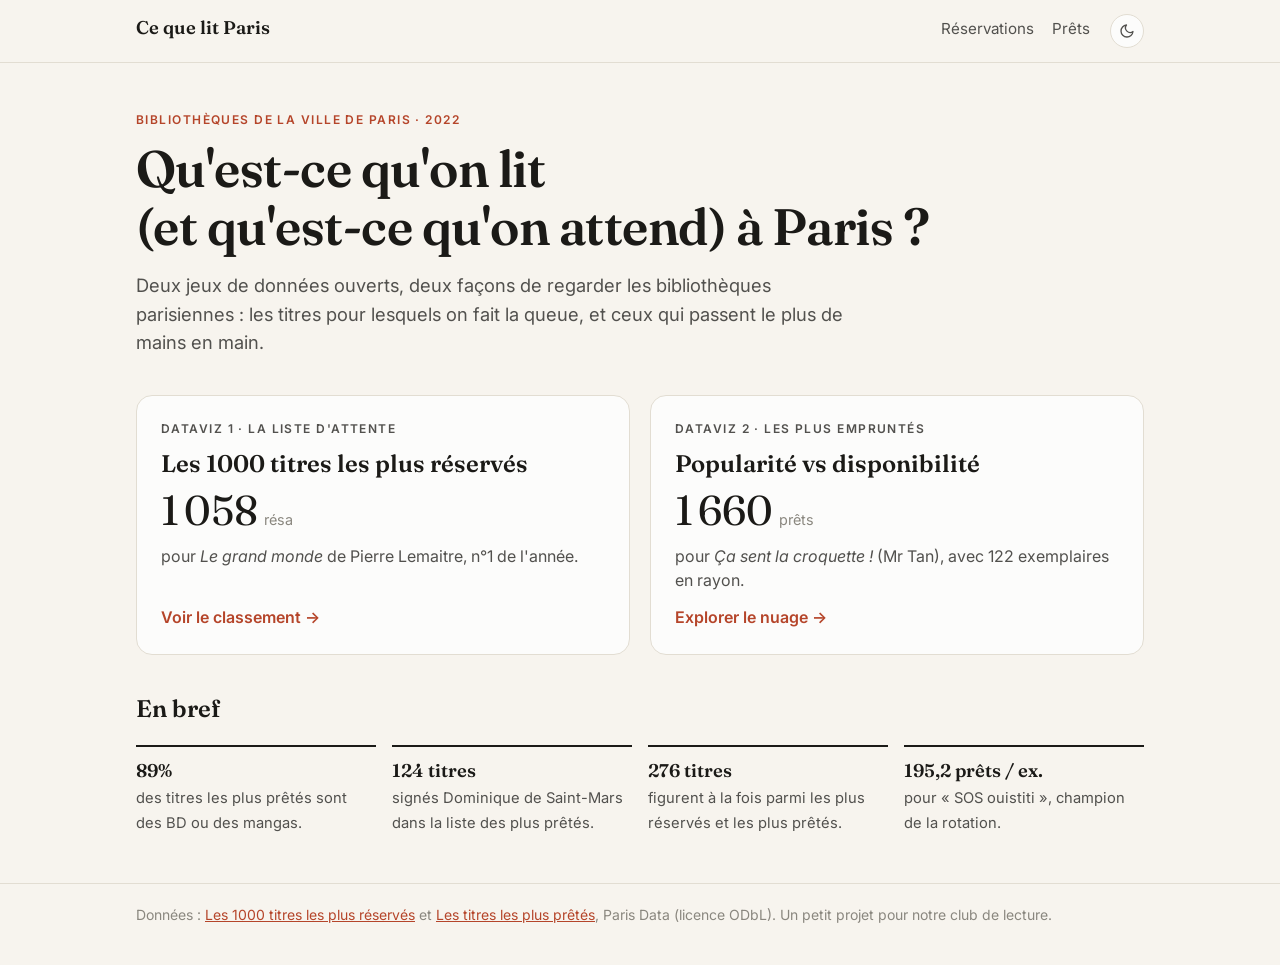
<file: index.html>
<!doctype html>
<html lang="fr">
<head>
  <meta charset="utf-8">
  <meta name="viewport" content="width=device-width, initial-scale=1">
  <title>Ce que lit Paris</title>
  <meta name="description" content="Les titres les plus réservés et les plus prêtés dans les bibliothèques de Paris, en graphiques.">
  <link rel="preconnect" href="https://fonts.googleapis.com">
  <link rel="preconnect" href="https://fonts.gstatic.com" crossorigin>
  <link href="https://fonts.googleapis.com/css2?family=Fraunces:opsz,wght@9..144,500;9..144,600&family=Inter:wght@400;600&display=swap" rel="stylesheet">
  <script>try { const t = localStorage.getItem("theme"); if (t) document.documentElement.dataset.theme = t; } catch (e) {}</script>
  <link rel="stylesheet" href="assets/style.css?v=dev">
</head>
<body>
  <header class="site-head">
    <div class="wrap">
      <a class="brand" href="./">Ce que lit Paris</a>
      <nav>
        <a href="reservations.html">Réservations</a>
        <a href="prets.html">Prêts</a>
      </nav>
      <button class="theme-toggle" id="theme-toggle" type="button" aria-label="Changer de thème"></button>
    </div>
  </header>

  <main class="wrap">
    <section class="hero">
      <p class="kicker">Bibliothèques de la Ville de Paris · 2022</p>
      <h1>Qu'est-ce qu'on lit<br>(et qu'est-ce qu'on attend) à Paris&nbsp;?</h1>
      <p class="lede">
        Deux jeux de données ouverts, deux façons de regarder les bibliothèques parisiennes&nbsp;:
        les titres pour lesquels on fait la queue, et ceux qui passent le plus de mains en main.
      </p>
    </section>

    <div class="grid">
      <a class="viz-link" href="reservations.html">
        <p class="kicker">Dataviz 1 · La liste d'attente</p>
        <h2>Les 1000 titres les plus réservés</h2>
        <div class="stat" id="stat-res">—</div>
        <p id="stat-res-label">réservations pour le n°1</p>
        <span class="go">Voir le classement →</span>
      </a>
      <a class="viz-link" href="prets.html">
        <p class="kicker">Dataviz 2 · Les plus empruntés</p>
        <h2>Popularité vs disponibilité</h2>
        <div class="stat" id="stat-pret">—</div>
        <p id="stat-pret-label">prêts pour le titre le plus emprunté</p>
        <span class="go">Explorer le nuage →</span>
      </a>
    </div>

    <h2>En bref</h2>
    <div class="insights" id="insights"></div>
  </main>

  <footer class="site-foot">
    <div class="wrap">
      <p class="muted">
        Données&nbsp;: <a href="https://opendata.paris.fr/explore/dataset/les-1000-titres-les-plus-reserves-dans-les-bibliotheques-de-pret/information/">Les 1000 titres les plus réservés</a>
        et <a href="https://opendata.paris.fr/explore/dataset/les-titres-les-plus-pretes/information/">Les titres les plus prêtés</a>,
        Paris Data (licence ODbL). Un petit projet pour notre club de lecture.
      </p>
    </div>
  </footer>

  <script type="module">
    import { loadJSON, fmt, escapeHTML } from "./assets/common.js?v=dev";

    const [res, prets] = await Promise.all([loadJSON("data/reserves.json?v=dev"), loadJSON("data/prets.json?v=dev")]);

    const r1 = res[0], p1 = prets[0];
    document.getElementById("stat-res").innerHTML = `${fmt(r1.reservations)}<small>résa</small>`;
    document.getElementById("stat-res-label").innerHTML =
      `pour <em>${escapeHTML(r1.titre)}</em> de ${escapeHTML(r1.auteur)}, n°1 de l'année.`;
    document.getElementById("stat-pret").innerHTML = `${fmt(p1.prets)}<small>prêts</small>`;
    document.getElementById("stat-pret-label").innerHTML =
      `pour <em>${escapeHTML(p1.titre)}</em> (${escapeHTML(p1.auteur)}), avec ${p1.exemplaires} exemplaires en rayon.`;

    // A few computed one-liners.
    const share = (rows, f) => Math.round((100 * rows.filter((d) => d.famille === f).length) / rows.length);
    const byAuthor = new Map();
    for (const d of prets) if (d.auteur) byAuthor.set(d.auteur, (byAuthor.get(d.auteur) || 0) + 1);
    const [topAuthor, topCount] = [...byAuthor].sort((a, b) => b[1] - a[1])[0];
    const resTitles = new Set(res.map((d) => d.titre.toLowerCase()));
    const both = prets.filter((d) => resTitles.has(d.titre.toLowerCase())).length;
    const best = prets.filter((d) => d.exemplaires >= 3).sort((a, b) => b.prets_par_exemplaire - a.prets_par_exemplaire)[0];

    const items = [
      [`${share(prets, "BD & manga")}%`, "des titres les plus prêtés sont des BD ou des mangas."],
      [`${topCount} titres`, `signés ${topAuthor} dans la liste des plus prêtés.`],
      [`${both} titres`, "figurent à la fois parmi les plus réservés et les plus prêtés."],
      [`${fmt(best.prets_par_exemplaire)} prêts / ex.`, `pour « ${best.titre} », champion de la rotation.`],
    ];
    document.getElementById("insights").innerHTML = items
      .map(([b, s]) => `<div class="insight"><b>${escapeHTML(b)}</b><span>${escapeHTML(s)}</span></div>`)
      .join("");
  </script>
</body>
</html>
</file>
<file: assets/style.css>
/* Shared styles for every page. Colours are tokens; dark mode is its own set. */
:root {
  color-scheme: light;
  --bg: #f7f4ee;
  --surface: #fcfcfb;
  --ink: #1b1a17;
  --ink-2: #52514e;
  --ink-3: #8a877f;
  --rule: #e2ddd2;
  --accent: #b5452a;

  /* Categorical series — fixed per family on every page. */
  --livres: #2a78d6;
  --bd: #eb6834;
  --films: #1baf7a;
  --autre: #b4b1a8;

  --serif: "Fraunces", Georgia, serif;
  --sans: "Inter", system-ui, -apple-system, sans-serif;
}
@media (prefers-color-scheme: dark) {
  :root:not([data-theme="light"]) {
    color-scheme: dark;
    --bg: #141412;
    --surface: #1a1a19;
    --ink: #f0efec;
    --ink-2: #c3c2b7;
    --ink-3: #8f8d84;
    --rule: #2e2d2a;
    --accent: #e8805f;
    --livres: #3987e5;
    --bd: #d95926;
    --films: #199e70;
    --autre: #5e5c56;
  }
}
:root[data-theme="dark"] {
  color-scheme: dark;
  --bg: #141412;
  --surface: #1a1a19;
  --ink: #f0efec;
  --ink-2: #c3c2b7;
  --ink-3: #8f8d84;
  --rule: #2e2d2a;
  --accent: #e8805f;
  --livres: #3987e5;
  --bd: #d95926;
  --films: #199e70;
  --autre: #5e5c56;
}

* { box-sizing: border-box; }
html { -webkit-text-size-adjust: 100%; }
body {
  margin: 0;
  background: var(--bg);
  color: var(--ink);
  font: 16px/1.55 var(--sans);
}
a { color: var(--accent); }
.wrap { max-width: 1040px; margin: 0 auto; padding: 0 16px; }

/* Header */
.site-head {
  border-bottom: 1px solid var(--rule);
  padding: 14px 0;
}
.site-head .wrap { display: flex; gap: 20px; align-items: baseline; flex-wrap: wrap; }
.site-head .brand { font-family: var(--serif); font-weight: 600; font-size: 1.15rem; color: var(--ink); text-decoration: none; margin-right: auto; }
.site-head nav a { color: var(--ink-2); text-decoration: none; font-size: .95rem; }
.site-head nav a[aria-current="page"] { color: var(--ink); border-bottom: 2px solid var(--accent); }
.site-head nav { display: flex; gap: 18px; }
.theme-toggle {
  display: inline-grid; place-items: center;
  width: 34px; height: 34px; padding: 0; align-self: center;
  border: 1px solid var(--rule); border-radius: 999px;
  background: var(--surface); color: var(--ink-2); cursor: pointer;
}
.theme-toggle:hover { color: var(--ink); border-color: var(--ink-3); }
.theme-toggle svg { width: 16px; height: 16px; }

/* Type */
h1, h2, h3 { font-family: var(--serif); font-weight: 600; line-height: 1.15; margin: 0; }
h1 { font-size: clamp(2rem, 5vw, 3.2rem); letter-spacing: -.01em; }
h2 { font-size: 1.5rem; }
.kicker { text-transform: uppercase; letter-spacing: .12em; font-size: .75rem; color: var(--accent); font-weight: 600; margin: 0 0 10px; }
.lede { font-size: 1.15rem; color: var(--ink-2); max-width: 62ch; margin: 14px 0 0; }
.muted { color: var(--ink-3); font-size: .875rem; }
.hero { padding: 48px 0 28px; }

/* Controls: one row above the chart */
.controls { display: flex; flex-wrap: wrap; gap: 10px 18px; align-items: center; margin: 8px 0 18px; }
.chips { display: flex; flex-wrap: wrap; gap: 6px; }
.chip {
  font: inherit; font-size: .875rem;
  display: inline-flex; align-items: center; gap: 7px;
  padding: 5px 12px; border-radius: 999px;
  border: 1px solid var(--rule); background: var(--surface); color: var(--ink-2);
  cursor: pointer;
}
.chip[aria-pressed="true"] { border-color: var(--ink); color: var(--ink); font-weight: 600; }
.chip .n { color: var(--ink-3); font-size: .78rem; font-weight: 400; font-variant-numeric: tabular-nums; }
.controls.authors { margin-top: -6px; }
.controls.authors > .muted { flex: none; }
.more {
  font: inherit; font-size: .875rem; font-weight: 600;
  background: none; border: 0; padding: 5px 4px; color: var(--accent); cursor: pointer;
}
.more:hover { text-decoration: underline; }
.author-browser {
  background: var(--surface); border: 1px solid var(--rule); border-radius: 14px;
  padding: 14px; margin: 0 0 18px;
}
.ab-tools { display: flex; flex-wrap: wrap; gap: 10px 16px; align-items: center; margin-bottom: 12px; }
.ab-list {
  list-style: none; margin: 0; padding: 0;
  display: grid; grid-template-columns: repeat(auto-fill, minmax(240px, 1fr)); gap: 4px 12px;
  max-height: 340px; overflow-y: auto;
}
.ab-list li { display: flex; align-items: baseline; justify-content: space-between; gap: 8px; min-width: 0; }
.ab-item { border-color: transparent; background: none; padding: 4px 8px; text-align: left; min-width: 0; }
.ab-item[aria-pressed="false"]:hover { border-color: var(--rule); }
.ab-meta { color: var(--ink-3); font-size: .78rem; white-space: nowrap; flex: none; }
.swatch { width: 10px; height: 10px; border-radius: 3px; display: inline-block; flex: none; }
input[type="search"], select {
  font: inherit; font-size: .9rem;
  padding: 6px 10px; border-radius: 8px;
  border: 1px solid var(--rule); background: var(--surface); color: var(--ink);
}
input[type="search"] { min-width: 0; width: 240px; max-width: 100%; }

/* Chart card */
.card {
  background: var(--surface);
  border: 1px solid var(--rule);
  border-radius: 14px;
  padding: 20px;
}
.chart { width: 100%; overflow: hidden; }
.chart svg { display: block; max-width: 100%; height: auto; overflow: visible; }
.legend { display: flex; flex-wrap: wrap; gap: 6px 16px; font-size: .85rem; color: var(--ink-2); margin-bottom: 8px; }
.legend span { display: inline-flex; align-items: center; gap: 6px; }

/* Plot's own tooltip uses these */
[aria-label="tip"] { --plot-background: var(--surface); }

/* Data table */
details { margin-top: 22px; }
summary { cursor: pointer; color: var(--ink-2); font-size: .95rem; }
.table-wrap { max-height: 420px; overflow: auto; margin-top: 10px; border: 1px solid var(--rule); border-radius: 10px; }
table { width: 100%; border-collapse: collapse; font-size: .875rem; }
th, td { text-align: left; padding: 7px 10px; border-bottom: 1px solid var(--rule); vertical-align: top; }
th { position: sticky; top: 0; background: var(--surface); color: var(--ink-2); font-weight: 600; }
td.num, th.num { text-align: right; font-variant-numeric: tabular-nums; }

/* Home cards */
.grid { display: grid; grid-template-columns: repeat(auto-fit, minmax(280px, 1fr)); gap: 20px; margin: 10px 0 40px; }
.viz-link {
  display: flex; flex-direction: column; gap: 12px;
  text-decoration: none; color: var(--ink);
  background: var(--surface); border: 1px solid var(--rule); border-radius: 16px;
  padding: 24px; transition: transform .15s ease, border-color .15s ease;
}
.viz-link:hover { transform: translateY(-2px); border-color: var(--ink-3); }
.viz-link p { margin: 0; color: var(--ink-2); }
.viz-link .go { color: var(--accent); font-weight: 600; margin-top: auto; }
.stat { font-family: var(--serif); font-size: 2.6rem; line-height: 1; }
.stat small { font-family: var(--sans); font-size: .9rem; color: var(--ink-3); margin-left: 6px; }

.insights { display: grid; grid-template-columns: repeat(auto-fit, minmax(220px, 1fr)); gap: 16px; margin: 22px 0 0; }
.insight { border-top: 2px solid var(--ink); padding-top: 10px; }
.insight b { display: block; font-family: var(--serif); font-size: 1.15rem; font-weight: 600; }
.insight span { color: var(--ink-2); font-size: .92rem; }

.site-foot { border-top: 1px solid var(--rule); margin-top: 48px; padding: 20px 0 40px; }
.site-foot p { margin: 0; }

@media (max-width: 560px) {
  .hero { padding-top: 32px; }
  .card { padding: 14px; }
}
</file>
